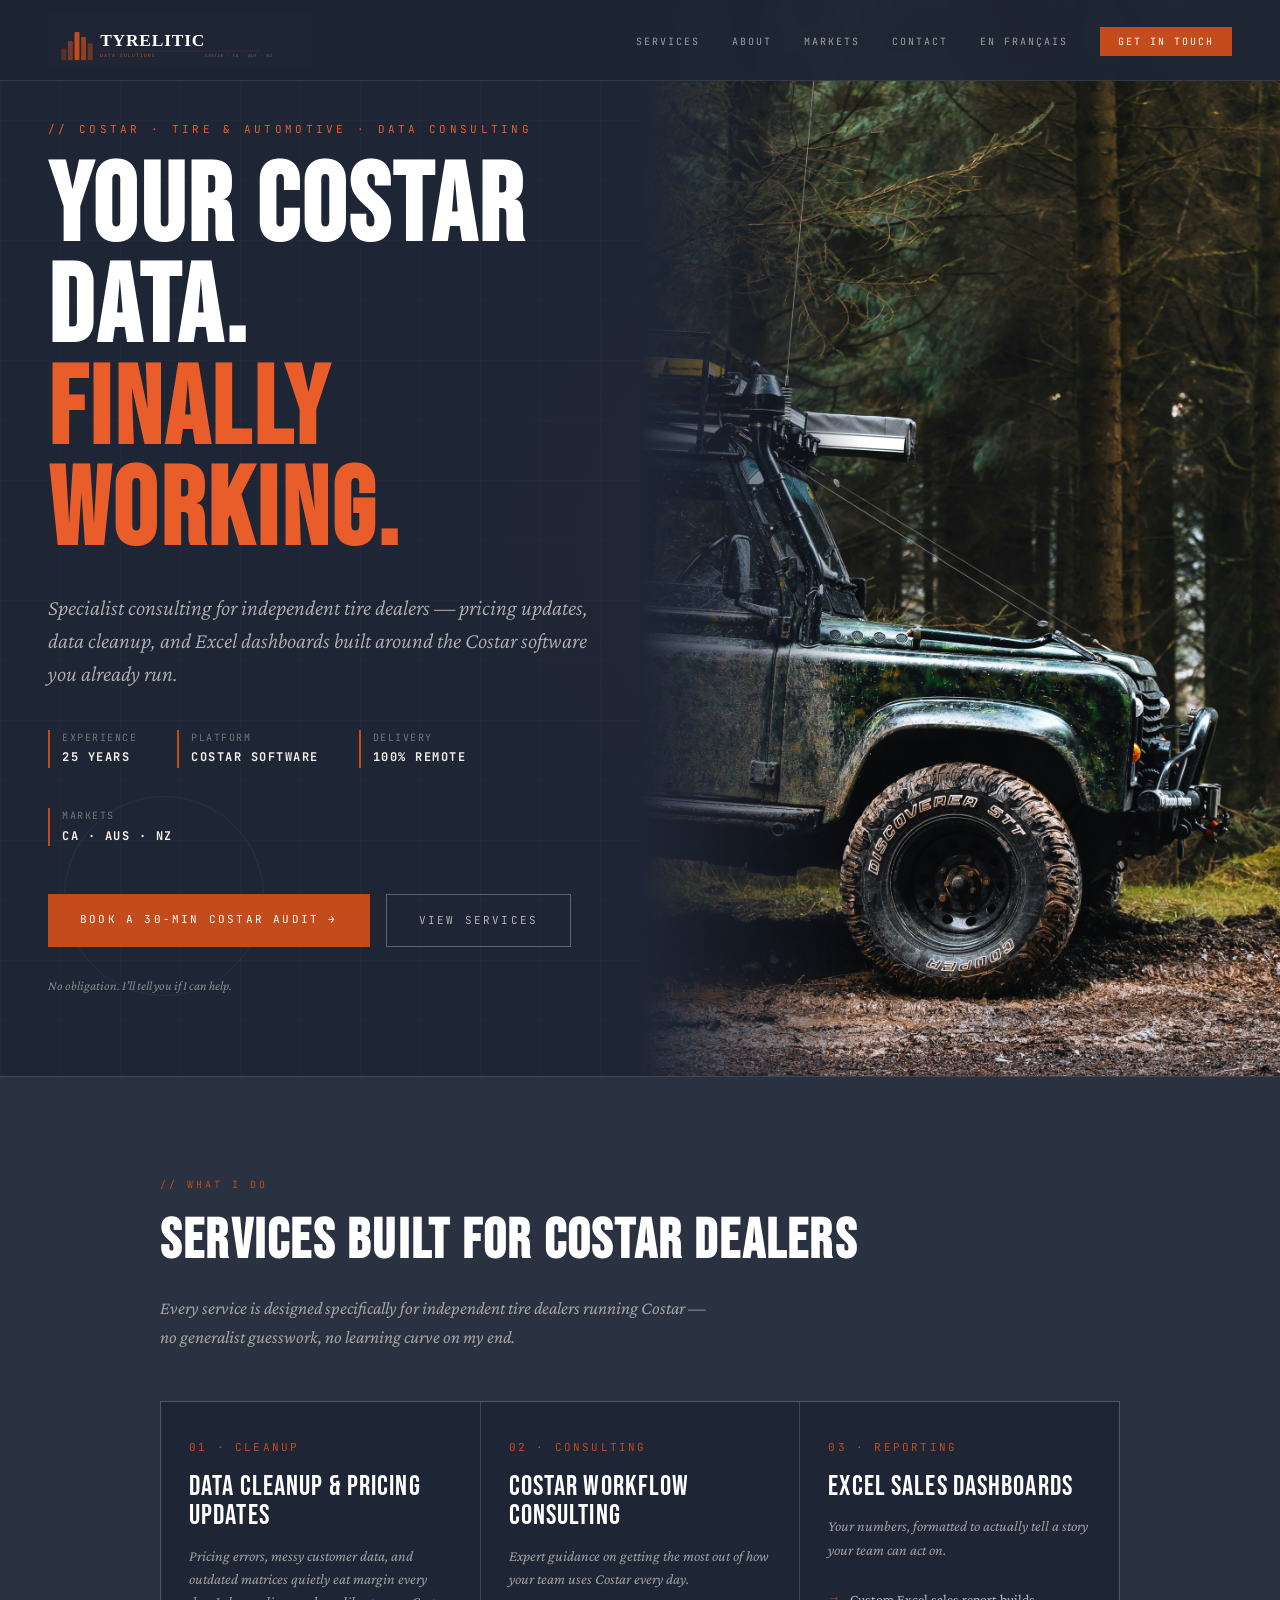
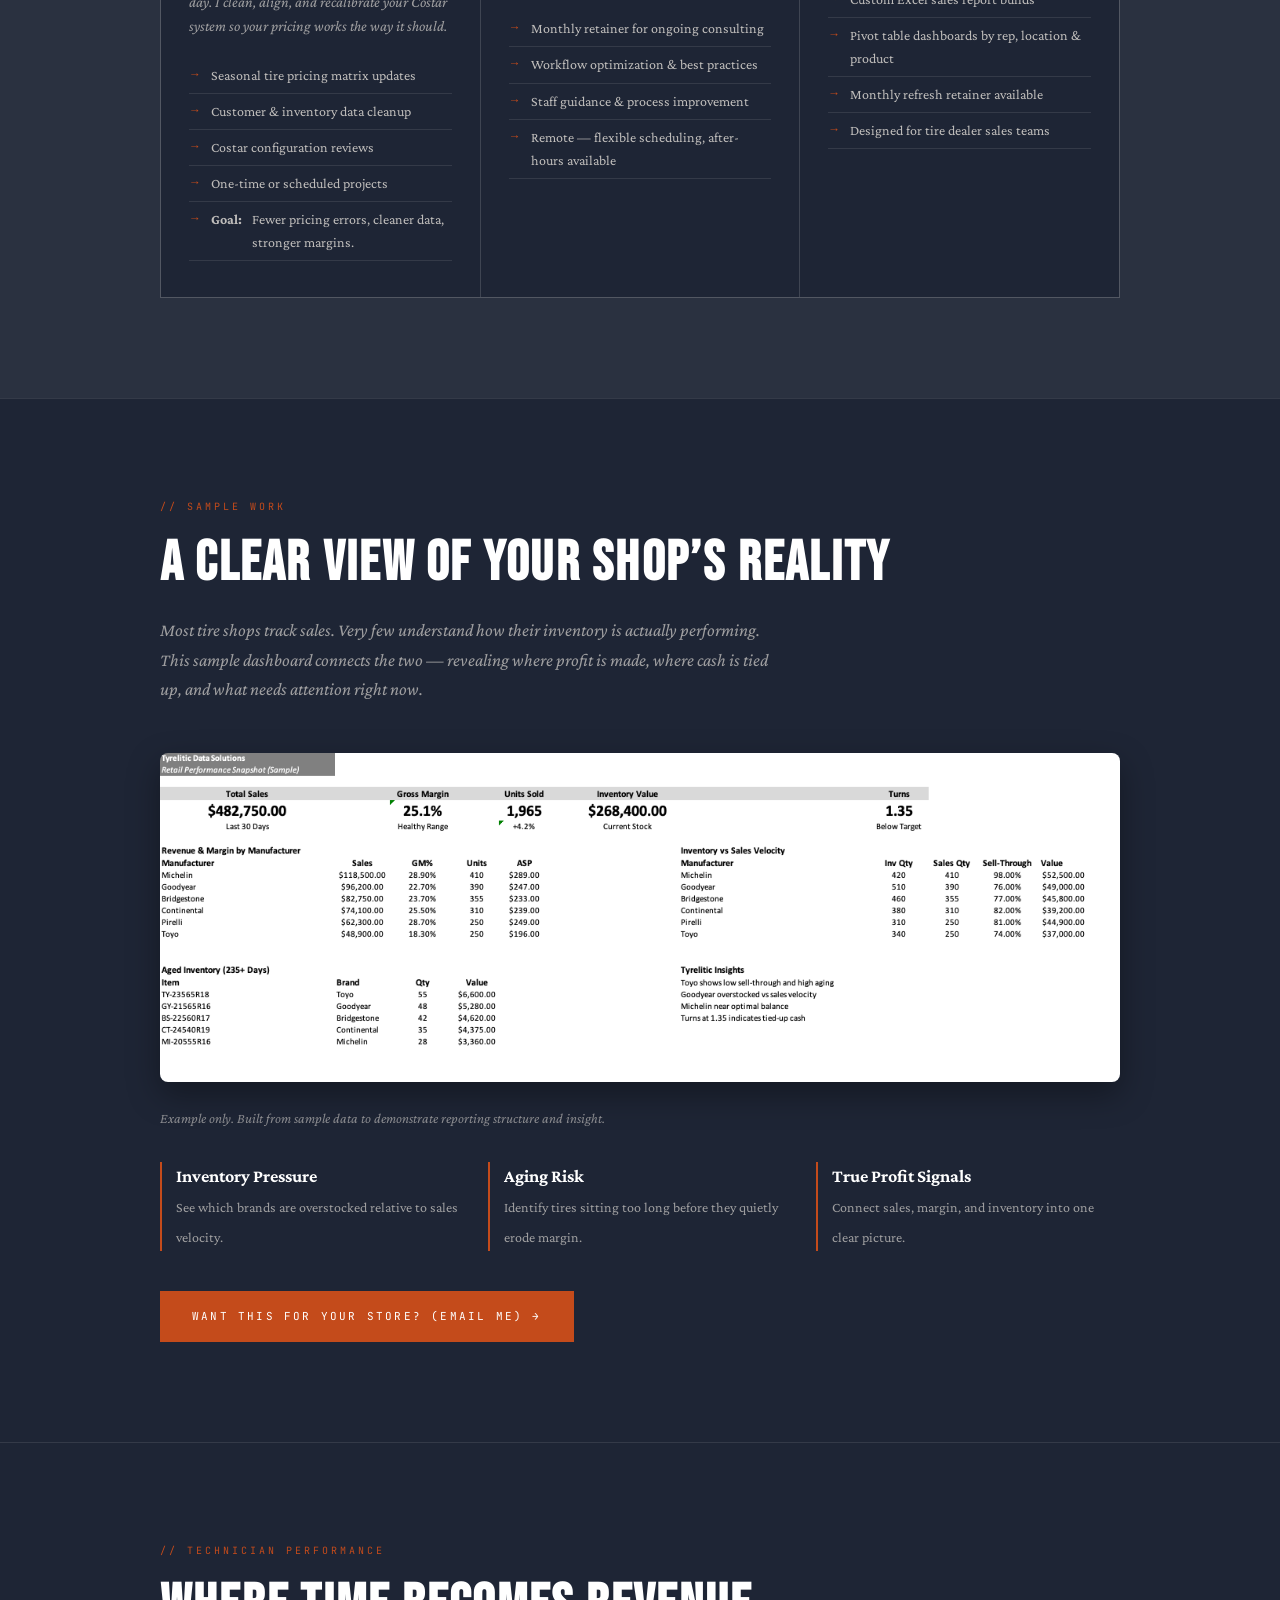
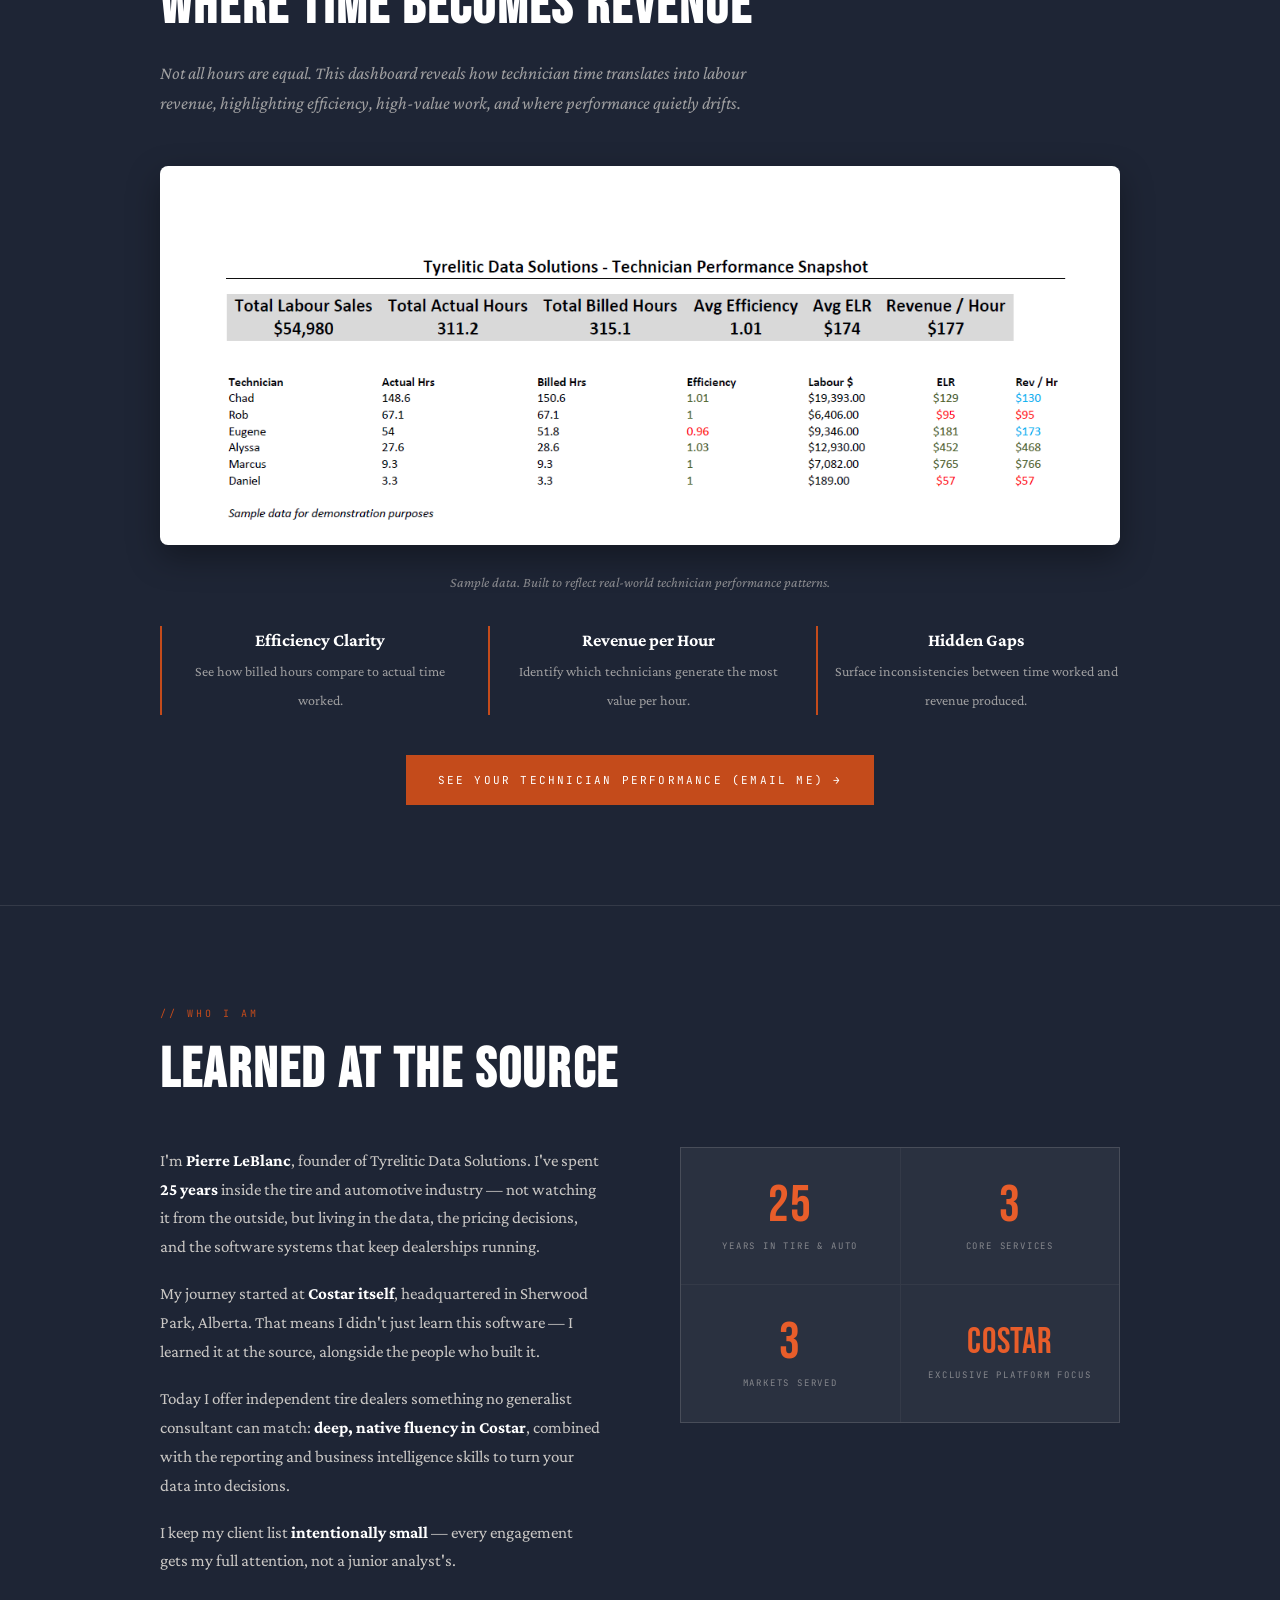
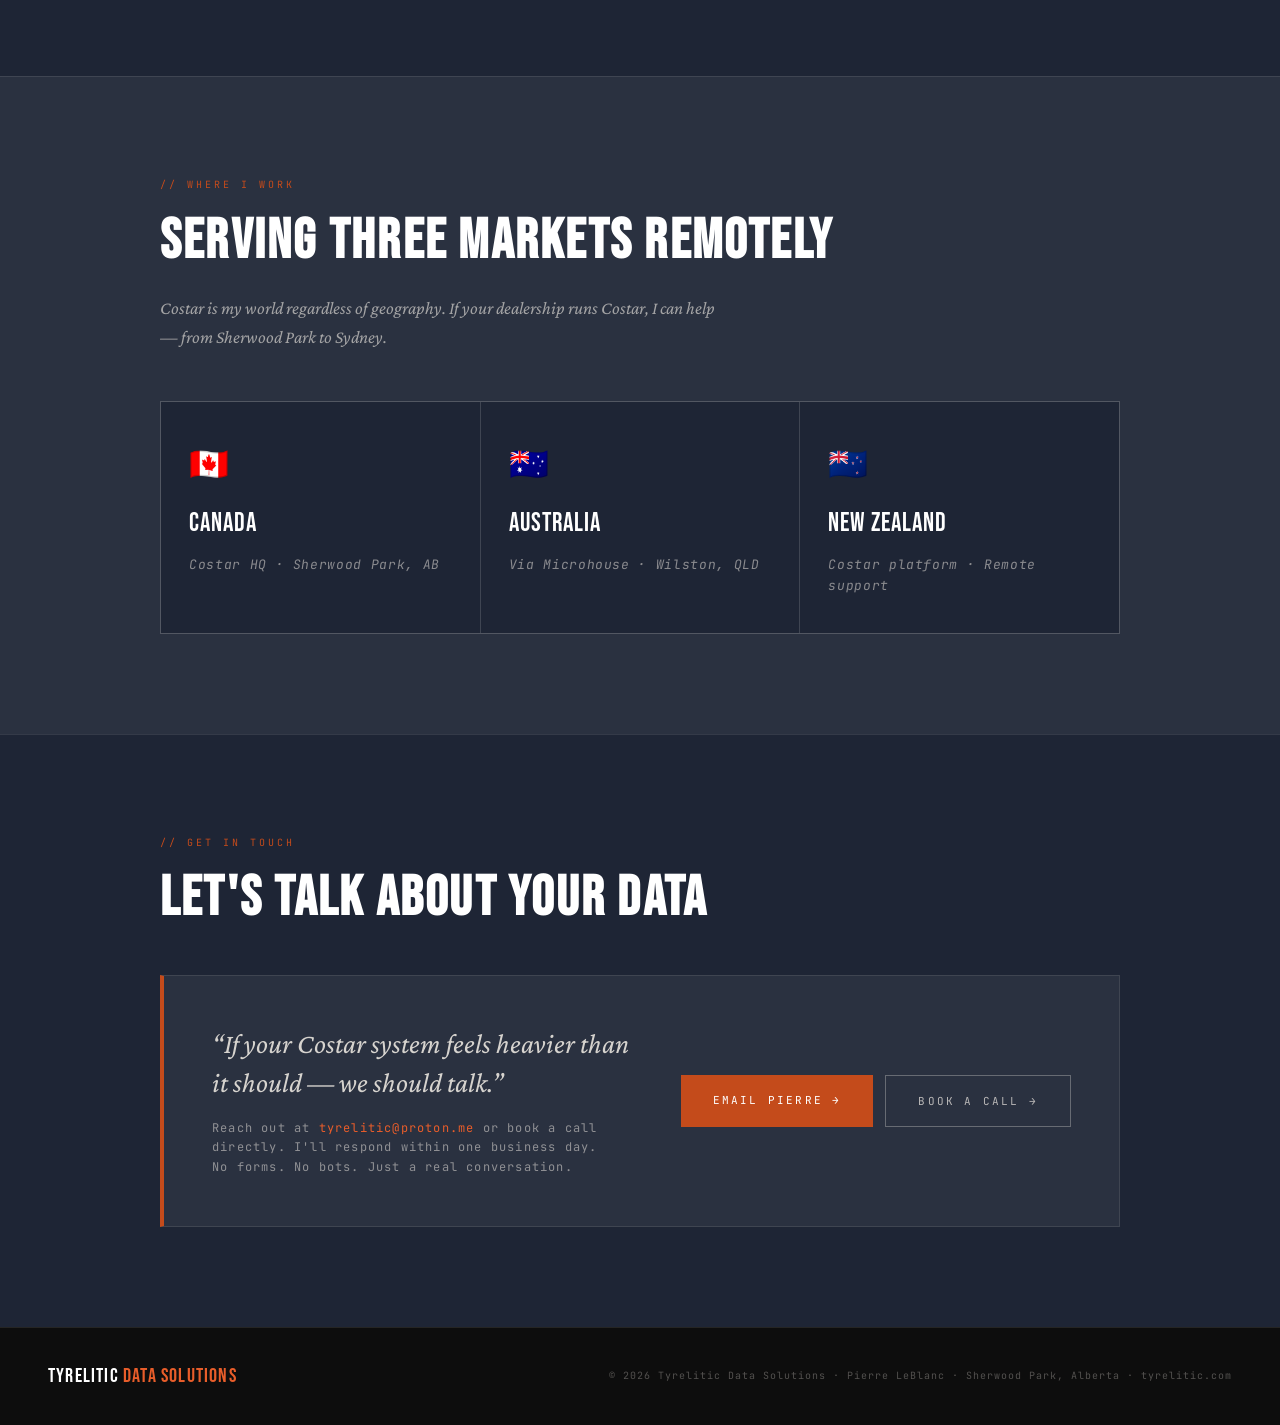
<file: index.html>
<!DOCTYPE html>
<html lang="en">
<head>
<meta charset="UTF-8">
<meta name="viewport" content="width=device-width, initial-scale=1.0">

<!-- Primary SEO -->
<title>Tyrelitic Data Solutions | Costar Tire Dealer Consultant — Canada, Australia, New Zealand</title>
<meta name="description" content="Expert Costar software consulting for independent tire dealers. Pricing updates, data cleanup, Excel dashboards. Serving dealers across Canada, Australia (via Microhouse), and New Zealand. Remote. Flexible. 25 years of tire industry experience.">
<meta name="keywords" content="Costar software consultant, Costar tire dealer support, Costar pricing update, tire pricing matrix, Costar data cleanup, Microhouse tire software, independent tire dealer consultant, tire dealer Excel reporting, tire dealer, Costar workflow consulting, tire dealer data solutions, Costar Canada, Costar Australia, Costar New Zealand, Microhouse Queensland, tire shop software support, automotive dealer data consulting">
<meta name="author" content="Pierre LeBlanc — Tyrelitic Data Solutions">
<meta name="robots" content="index, follow">
<link rel="canonical" href="https://tyrelitic.com">

<!-- Geographic targeting -->
<meta name="geo.region" content="CA-AB">
<meta name="geo.placename" content="Sherwood Park, Alberta, Canada">
<meta name="geo.region" content="AU-QLD">
<meta name="geo.region" content="NZ">

<!-- Open Graph (social sharing) -->
<meta property="og:type" content="website">
<meta property="og:url" content="https://tyrelitic.com">
<meta property="og:title" content="Tyrelitic Data Solutions | Costar Tire Dealer Consultant">
<meta property="og:description" content="Expert Costar software consulting for independent tire dealers across Canada, Australia, and New Zealand. Pricing updates, data cleanup, Excel dashboards.">
<meta property="og:image" content="https://tyrelitic.com/tyrelitic-logo-dark.svg">
<meta property="og:locale" content="en_CA">
<meta property="og:locale:alternate" content="fr_CA">

<!-- Twitter/X Card -->
<meta name="twitter:card" content="summary_large_image">
<meta name="twitter:title" content="Tyrelitic Data Solutions | Costar Tire Dealer Consultant">
<meta name="twitter:description" content="Expert Costar software consulting for independent tire dealers across Canada, Australia, and New Zealand.">

<!-- Schema.org structured data -->
<script type="application/ld+json">
{
  "@context": "https://schema.org",
  "@type": "ProfessionalService",
  "name": "Tyrelitic Data Solutions",
  "description": "Expert Costar software consulting for independent tire dealers. Pricing updates, data cleanup, Excel dashboards.",
  "url": "https://tyrelitic.com",
  "email": "tyrelitic@proton.me",
  "founder": {
    "@type": "Person",
    "name": "Pierre LeBlanc"
  },
  "address": {
    "@type": "PostalAddress",
    "addressLocality": "Sherwood Park",
    "addressRegion": "Alberta",
    "addressCountry": "CA"
  },
  "areaServed": ["CA", "AU", "NZ"],
  "serviceType": [
    "Costar Software Consulting",
    "Tire Dealer Data Cleanup",
    "Pricing Matrix Updates",
    "Excel Sales Dashboards"

  ],
  "knowsAbout": ["Costar Software", "Microhouse", "Tire Pricing", "Automotive Data", "Microsoft Excel"]
}
</script>
<link href="https://fonts.googleapis.com/css2?family=Bebas+Neue&family=Crimson+Pro:ital,wght@0,300;0,400;0,600;1,300;1,400;1,600&family=JetBrains+Mono:wght@300;400;500&display=swap" rel="stylesheet">
<link rel="stylesheet" href="styles.css">
</head>
<body>

<nav>
  <div class="nav-logo"><img src="tyrelitic-logo-dark.svg" alt="Tyrelitic Data Solutions"></div>
  <ul class="nav-links">
    <li><a href="#services">Services</a></li>
    <li><a href="#about">About</a></li>
    <li><a href="#markets">Markets</a></li>
    <li><a href="#contact">Contact</a></li>
    <li><a href="fr.html">En fran&ccedil;ais</a></li>
    <li><a href="mailto:tyrelitic@proton.me" class="nav-cta">Get in Touch</a></li>
  </ul>
</nav>

<!-- ENGLISH -->

<div class="hero" id="top">
  <div class="hero-bg"></div>
  <div class="hero-ring ring-1"></div>
  <div class="hero-ring ring-2"></div>
  <div class="hero-ring ring-3"></div>
  <div class="hero-inner">
    <div class="hero-left">
      <div class="hero-eyebrow">// Costar &middot; Tire &amp; Automotive &middot; Data Consulting</div>
      <h1 class="hero-title">Your Costar<br>Data.<br><span class="accent">Finally Working.</span></h1>
      <p class="hero-subtitle">Specialist consulting for independent tire dealers &mdash; pricing updates, data cleanup, and Excel dashboards built around the Costar software you already run.</p>
      <div class="hero-meta">
        <div class="hero-meta-item">Experience<strong>25 Years</strong></div>
        <div class="hero-meta-item">Platform<strong>Costar Software</strong></div>
        <div class="hero-meta-item">Delivery<strong>100% Remote</strong></div>
        <div class="hero-meta-item">Markets<strong>CA &middot; AUS &middot; NZ</strong></div>
      </div>
      <div class="hero-cta">
        <a href="mailto:tyrelitic@proton.me" class="btn-primary">Book a 30-Min Costar Audit &rarr;</a>
        <a href="#services" class="btn-secondary">View Services</a>
        <p class="cta-note">No obligation. I’ll tell you if I can help.</p>
      </div>
    </div>
    <div class="hero-right">
      <img src="hero.jpg" alt="Land Rover Defender with Cooper tires in forest">
      <div class="hero-photo-credit">Photo by <a href="https://unsplash.com/@theheadlinedesign" target="_blank">Thomas Tucker</a> on Unsplash</div>
    </div>
  </div>
</div>

<section id="services">
  <div class="section-inner">
    <div class="section-label">// What I Do</div>
    <h2 class="section-title">Services Built for Costar Dealers</h2>
    <p style="max-width:560px; color:rgba(245,240,232,0.6); font-style:italic;">Every service is designed specifically for independent tire dealers running Costar &mdash; no generalist guesswork, no learning curve on my end.</p>
    <div class="services-grid">
      <div class="service-card">
        <div class="service-icon">01 &middot; Cleanup</div>
        <div class="service-name">Data Cleanup &amp; Pricing Updates</div>
        <div class="service-desc">
Pricing errors, messy customer data, and outdated matrices quietly eat margin every day. I clean, align, and recalibrate your Costar system so your pricing works the way it should.
</div>
        <ul class="service-list">
          <li>Seasonal tire pricing matrix updates</li>
          <li>Customer &amp; inventory data cleanup</li>
          <li>Costar configuration reviews</li>
          <li>One-time or scheduled projects</li>
          <li><strong>Goal:</strong> Fewer pricing errors, cleaner data, stronger margins.</li>
        </ul>
      </div>
      <div class="service-card">
        <div class="service-icon">02 &middot; Consulting</div>
        <div class="service-name">Costar Workflow Consulting</div>
        <div class="service-desc">Expert guidance on getting the most out of how your team uses Costar every day.</div>
        <ul class="service-list">
          <li>Monthly retainer for ongoing consulting</li>
          <li>Workflow optimization &amp; best practices</li>
          <li>Staff guidance &amp; process improvement</li>
          <li>Remote &mdash; flexible scheduling, after-hours available</li>
        </ul>
      </div>
      <div class="service-card">
        <div class="service-icon">03 &middot; Reporting</div>
        <div class="service-name">Excel Sales Dashboards</div>
        <div class="service-desc">Your numbers, formatted to actually tell a story your team can act on.</div>
        <ul class="service-list">
          <li>Custom Excel sales report builds</li>
          <li>Pivot table dashboards by rep, location &amp; product</li>
          <li>Monthly refresh retainer available</li>
          <li>Designed for tire dealer sales teams</li>
        </ul>
      </div>
      <!--
<div class="service-card" style="background: linear-gradient(135deg, var(--steel-mid) 0%, rgba(196,75,27,0.12) 100%);">
  <div class="service-icon">04 &middot; Intelligence</div>
    <div class="service-desc">Real-time intelligence, connected directly to your Costar database.</div>
  <ul class="service-list">
    <li>Live Costar database connection</li>
    <li>Sales, inventory &amp; pricing dashboards</li>
    <li>Custom KPIs for your dealership</li>
    <li>Business intelligence, automated</li>
  </ul>
  <div class="coming-soon">Launching Spring 2026</div>
</div>
-->
    </div>
  </div>
</section>
<section id="sample">
  <div class="section-inner">
    <div class="section-label">// Sample Work</div>
    <h2 class="section-title">A Clear View of Your Shop’s Reality</h2>

    <p style="max-width:620px; color:rgba(245,240,232,0.6); font-style:italic;">
      Most tire shops track sales. Very few understand how their inventory is actually performing.
      This sample dashboard connects the two — revealing where profit is made, where cash is tied up,
      and what needs attention right now.
    </p>

  <div style="margin-top:48px; text-align:center;">
  <a href="RetailSnapshotSample.pdf" target="_blank">
    <img 
      src="RetailSnapshotSample.png" 
      alt="Tyrelitic Tire Dashboard Sample"
      style="max-width:100%; border-radius:8px; box-shadow:0 12px 32px rgba(0,0,0,0.35); transition: transform 0.2s;">
  </a>
</div>

    <p style="margin-top:16px; font-size:14px; color:rgba(245,240,232,0.5); font-style:italic;">
      Example only. Built from sample data to demonstrate reporting structure and insight.
    </p>

    <div style="margin-top:32px; display:grid; grid-template-columns:repeat(auto-fit, minmax(220px,1fr)); gap:24px;">
      
      <div style="border-left:2px solid var(--rust); padding-left:14px;">
        <strong style="color:#fff;">Inventory Pressure</strong><br>
        <span style="font-size:14px; color:rgba(245,240,232,0.6);">
          See which brands are overstocked relative to sales velocity.
        </span>
      </div>

      <div style="border-left:2px solid var(--rust); padding-left:14px;">
        <strong style="color:#fff;">Aging Risk</strong><br>
        <span style="font-size:14px; color:rgba(245,240,232,0.6);">
          Identify tires sitting too long before they quietly erode margin.
        </span>
      </div>

      <div style="border-left:2px solid var(--rust); padding-left:14px;">
        <strong style="color:#fff;">True Profit Signals</strong><br>
        <span style="font-size:14px; color:rgba(245,240,232,0.6);">
          Connect sales, margin, and inventory into one clear picture.
        </span>
      </div>

    </div>

    <div style="margin-top:40px;">
      <a href="mailto:tyrelitic@proton.me" class="btn-primary">
        Want This for Your Store? (Email me)  &rarr;
      </a>
    </div>

  </div>
</section>
  <section id="technicians">
  <div class="section-inner">
    <div class="section-label">// Technician Performance</div>
    <h2 class="section-title">Where Time Becomes Revenue</h2>

    <p style="max-width:620px; color:rgba(245,240,232,0.6); font-style:italic;">
      Not all hours are equal. This dashboard reveals how technician time translates into labour revenue,
      highlighting efficiency, high-value work, and where performance quietly drifts.
    </p>

     <div style="margin-top:48px; text-align:center;">
      <a href="Technician_Dashboard_Sample.pdf" target="_blank">
        <img 
          src="Technician_Dashboard_Sample.png" 
          alt="Technician Performance Dashboard"
          style="max-width:100%; border-radius:8px; box-shadow:0 12px 32px rgba(0,0,0,0.35);">
      </a> 
     
    <p style="margin-top:16px; font-size:14px; color:rgba(245,240,232,0.5); font-style:italic;">
      Sample data. Built to reflect real-world technician performance patterns.
    </p>

    <div style="margin-top:32px; display:grid; grid-template-columns:repeat(auto-fit, minmax(220px,1fr)); gap:24px;">
      
      <div style="border-left:2px solid var(--rust); padding-left:14px;">
        <strong style="color:#fff;">Efficiency Clarity</strong><br>
        <span style="font-size:14px; color:rgba(245,240,232,0.6);">
          See how billed hours compare to actual time worked.
        </span>
      </div>

      <div style="border-left:2px solid var(--rust); padding-left:14px;">
        <strong style="color:#fff;">Revenue per Hour</strong><br>
        <span style="font-size:14px; color:rgba(245,240,232,0.6);">
          Identify which technicians generate the most value per hour.
        </span>
      </div>

      <div style="border-left:2px solid var(--rust); padding-left:14px;">
        <strong style="color:#fff;">Hidden Gaps</strong><br>
        <span style="font-size:14px; color:rgba(245,240,232,0.6);">
          Surface inconsistencies between time worked and revenue produced.
        </span>
      </div>

    </div>

    <div style="margin-top:40px;">
      <a href="mailto:tyrelitic@proton.me" class="btn-primary">
        See Your Technician Performance (Email me) &rarr;
      </a>
    </div>

  </div>
</section>
<section id="about">
  <div class="section-inner">
    <div class="section-label">// Who I Am</div>
    <h2 class="section-title">Learned at the Source</h2>
    <div class="about-grid">
      <div class="about-text">
        <p>I&#39;m <strong>Pierre LeBlanc</strong>, founder of Tyrelitic Data Solutions. I&#39;ve spent <strong>25 years</strong> inside the tire and automotive industry &mdash; not watching it from the outside, but living in the data, the pricing decisions, and the software systems that keep dealerships running.</p>
        <p>My journey started at <strong>Costar itself</strong>, headquartered in Sherwood Park, Alberta. That means I didn&#39;t just learn this software &mdash; I learned it at the source, alongside the people who built it.</p>
        <p>Today I offer independent tire dealers something no generalist consultant can match: <strong>deep, native fluency in Costar</strong>, combined with the reporting and business intelligence skills to turn your data into decisions.</p>
        <p>I keep my client list <strong>intentionally small</strong> &mdash; every engagement gets my full attention, not a junior analyst&#39;s.</p>
      </div>
      <div class="about-stats">
        <div class="stat-box"><div class="stat-number">25</div><div class="stat-label">Years in Tire &amp; Auto</div></div>
        <div class="stat-box"><div class="stat-number">3</div><div class="stat-label">Core Services</div></div>
        <div class="stat-box"><div class="stat-number">3</div><div class="stat-label">Markets Served</div></div>
        <div class="stat-box"><div class="stat-number" style="font-size:36px;padding-top:8px;">Costar</div><div class="stat-label">Exclusive Platform Focus</div></div>
      </div>
    </div>
  </div>
</section>

<section id="markets">
  <div class="section-inner">
    <div class="section-label">// Where I Work</div>
    <h2 class="section-title">Serving Three Markets Remotely</h2>
    <p style="max-width:560px; color:rgba(245,240,232,0.6); font-style:italic;">Costar is my world regardless of geography. If your dealership runs Costar, I can help &mdash; from Sherwood Park to Sydney.</p>
    <div class="markets-row">
      <div class="market-card"><div class="market-flag">&#127464;&#127462;</div><div class="market-name">Canada</div><div class="market-note">Costar HQ &middot; Sherwood Park, AB</div></div>
      <div class="market-card"><div class="market-flag">&#127462;&#127482;</div><div class="market-name">Australia</div><div class="market-note">Via Microhouse &middot; Wilston, QLD</div></div>
      <div class="market-card"><div class="market-flag">&#127475;&#127487;</div><div class="market-name">New Zealand</div><div class="market-note">Costar platform &middot; Remote support</div></div>
    </div>
  </div>
</section>

<section id="contact">
  <div class="section-inner">
    <div class="section-label">// Get in Touch</div>
    <h2 class="section-title">Let&#39;s Talk About Your Data</h2>
    <div class="contact-box">
      <div>
        <p class="contact-lead">&ldquo;If your Costar system feels heavier than it should &mdash; we should talk.&rdquo;</p>
        <p class="contact-detail">Reach out at <a href="mailto:tyrelitic@proton.me">tyrelitic@proton.me</a> or book a call directly. I&#39;ll respond within one business day.<br>No forms. No bots. Just a real conversation.</p>
      </div>
      <div class="contact-buttons">
        <a href="mailto:tyrelitic@proton.me" class="btn-primary" style="white-space:nowrap;">Email Pierre &rarr;</a>
        <a href="https://calendar.proton.me/bookings#vPKWCAFpTAHfR4FjWbgsDrqKMrx75NHlermlY7PmTB0=" target="_blank" class="btn-secondary" style="white-space:nowrap;">Book a Call &rarr;</a>
      </div>
    </div>
  </div>
</section>
<!-- French was Deleted -->
<footer>
  <div class="footer-logo">Tyrelitic <span>Data Solutions</span></div>
  <div class="footer-copy">&copy; 2026 Tyrelitic Data Solutions &middot; Pierre LeBlanc &middot; Sherwood Park, Alberta &middot; tyrelitic.com</div>
</footer>

</body>
</html>
</file>
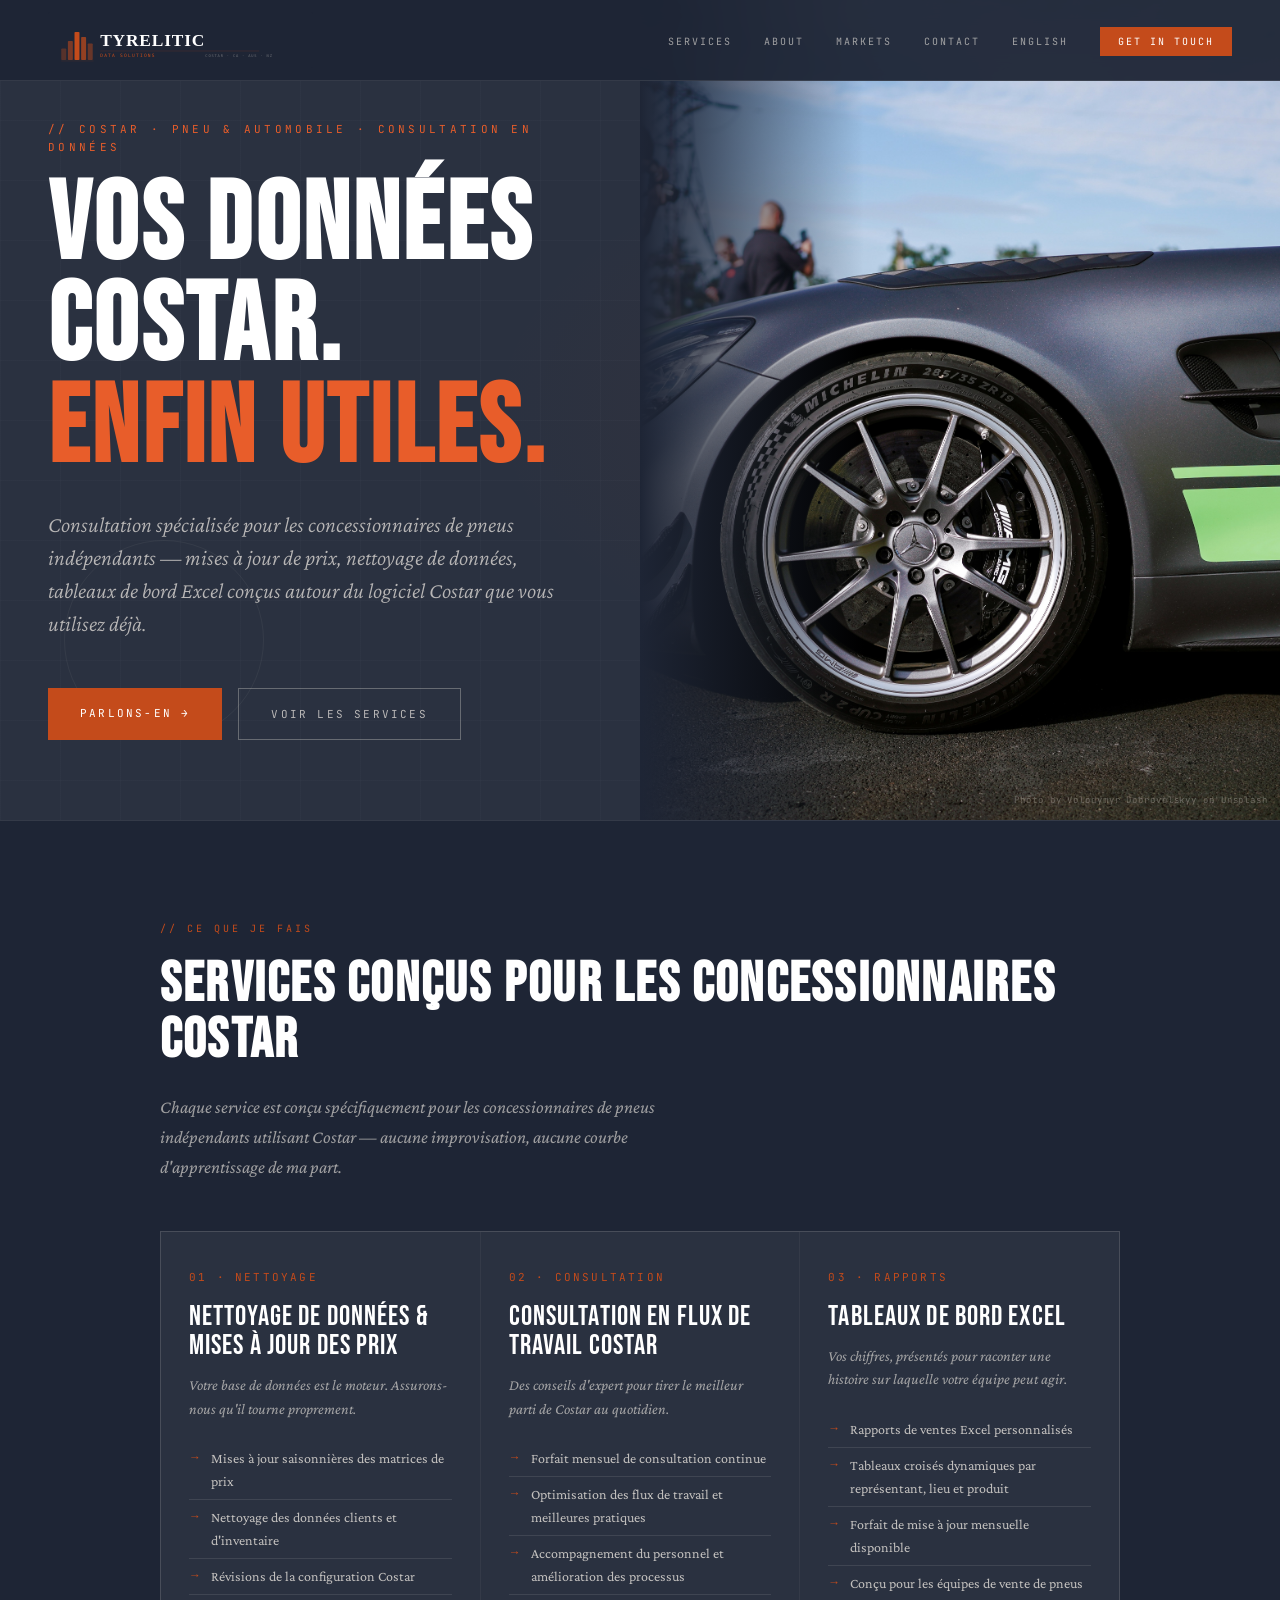
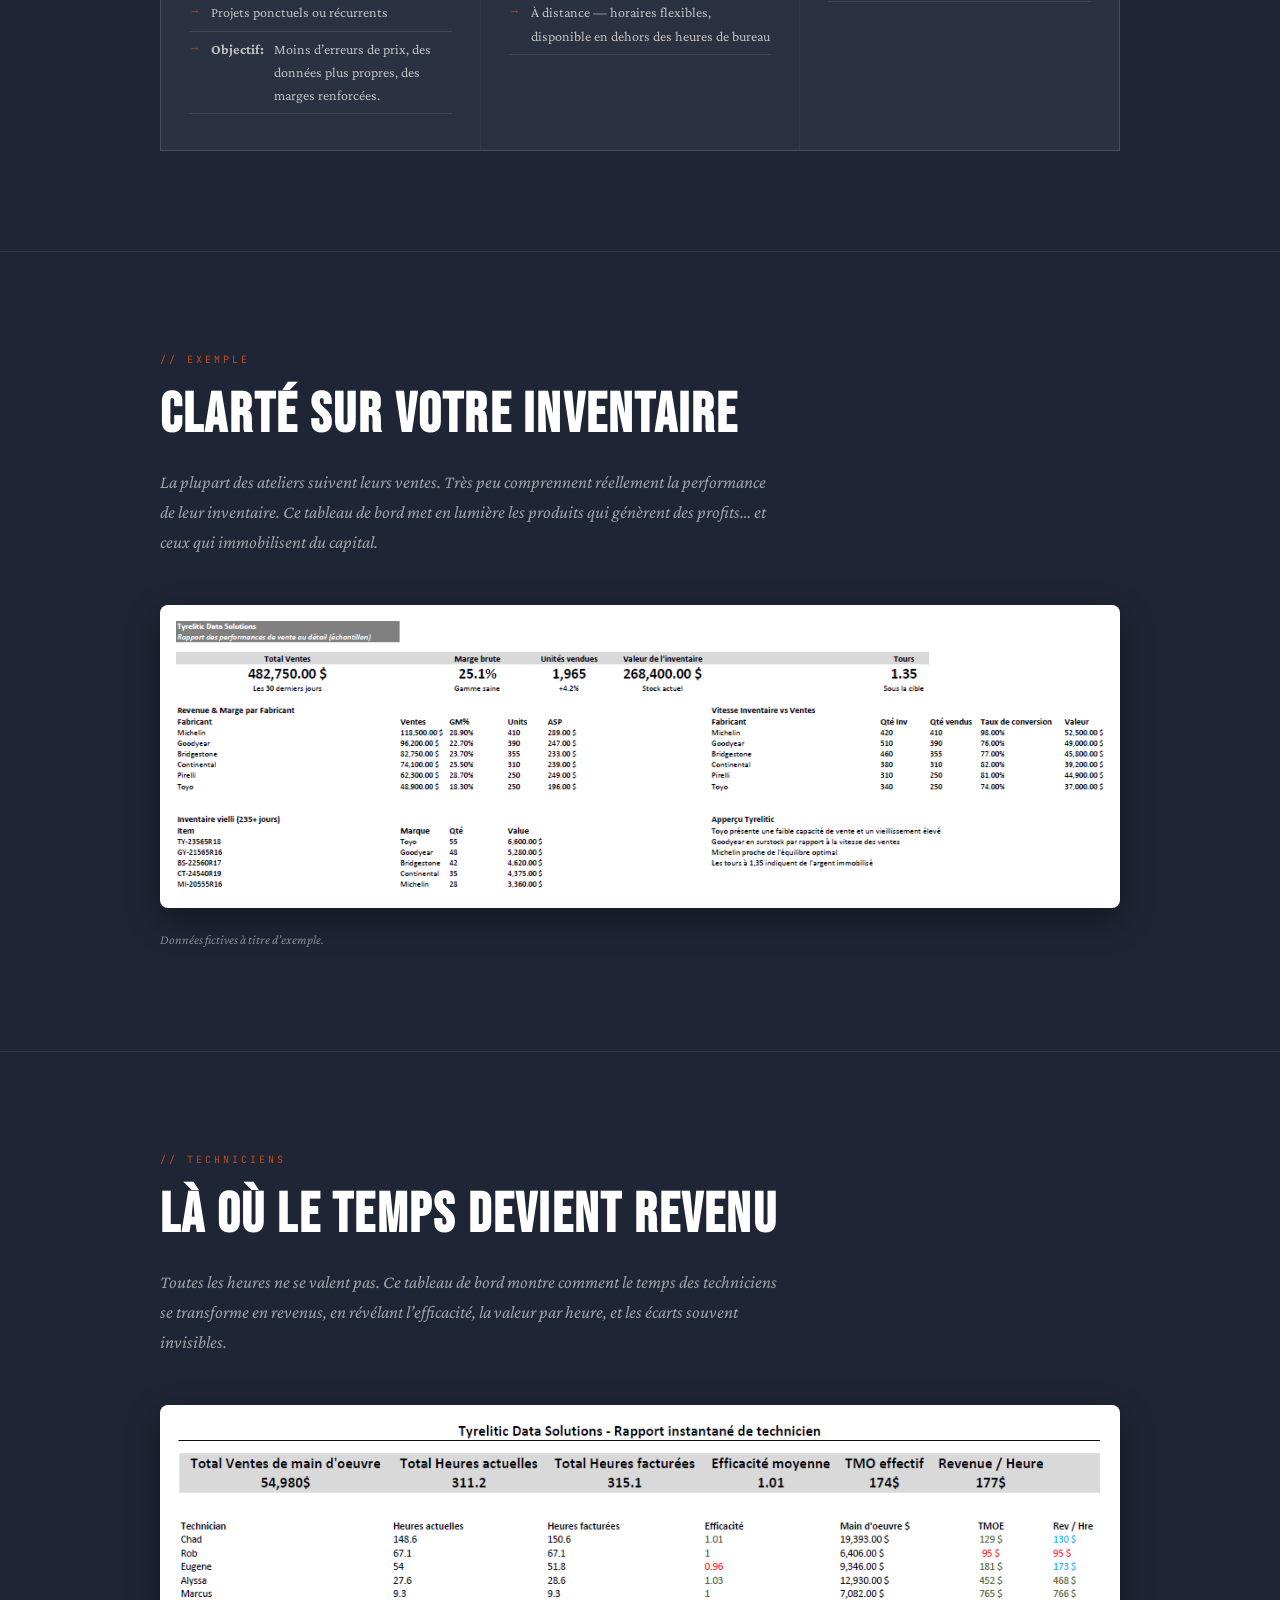
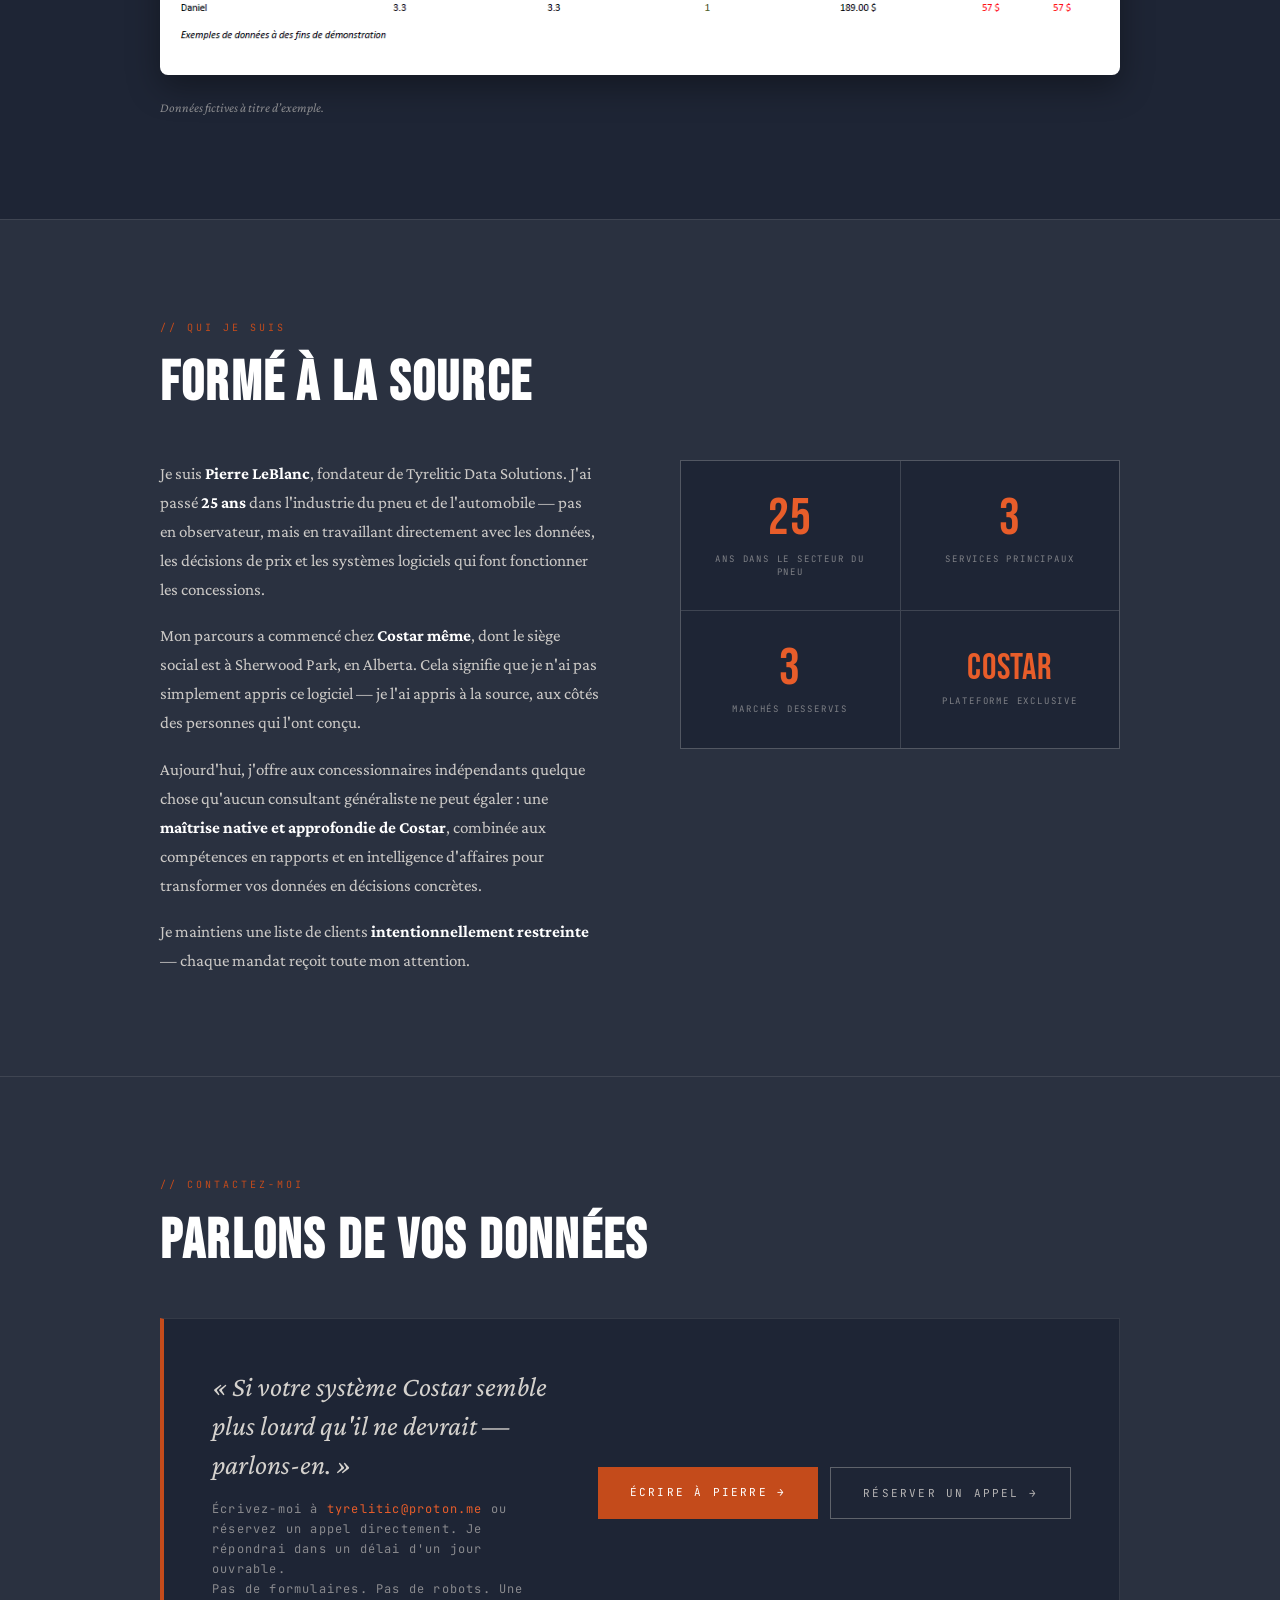
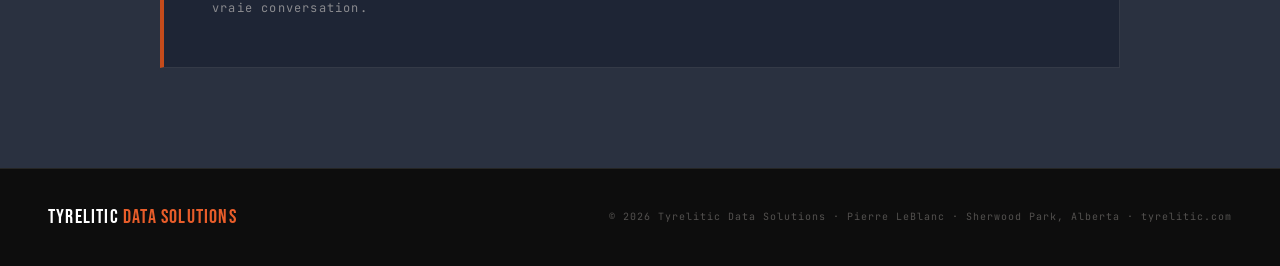
<file: fr.html>
<!DOCTYPE html>
<html lang="en">
<head>
<meta charset="UTF-8">
<meta name="viewport" content="width=device-width, initial-scale=1.0">

<!-- Primary SEO -->
<title>Tyrelitic Data Solutions | Costar Tire Dealer Consultant — Canada, Australia, New Zealand</title>
<meta name="description" content="Expert Costar software consulting for independent tire dealers. Pricing updates, data cleanup, Excel dashboards. Serving dealers across Canada, Australia (via Microhouse), and New Zealand. Remote. Flexible. 25 years of tire industry experience.">
<meta name="keywords" content="Costar software consultant, Costar tire dealer support, Costar pricing update, tire pricing matrix, Costar data cleanup, Microhouse tire software, independent tire dealer consultant, tire dealer Excel reporting, tire dealer, Costar workflow consulting, tire dealer data solutions, Costar Canada, Costar Australia, Costar New Zealand, Microhouse Queensland, tire shop software support, automotive dealer data consulting">
<meta name="author" content="Pierre LeBlanc — Tyrelitic Data Solutions">
<meta name="robots" content="index, follow">
<link rel="canonical" href="https://tyrelitic.com">

<!-- Geographic targeting -->
<meta name="geo.region" content="CA-AB">
<meta name="geo.placename" content="Sherwood Park, Alberta, Canada">
<meta name="geo.region" content="AU-QLD">
<meta name="geo.region" content="NZ">

<!-- Open Graph (social sharing) -->
<meta property="og:type" content="website">
<meta property="og:url" content="https://tyrelitic.com">
<meta property="og:title" content="Tyrelitic Data Solutions | Costar Tire Dealer Consultant">
<meta property="og:description" content="Expert Costar software consulting for independent tire dealers across Canada, Australia, and New Zealand. Pricing updates, data cleanup, Excel dashboards.">
<meta property="og:image" content="https://tyrelitic.com/tyrelitic-logo-dark.svg">
<meta property="og:locale" content="en_CA">
<meta property="og:locale:alternate" content="fr_CA">

<!-- Twitter/X Card -->
<meta name="twitter:card" content="summary_large_image">
<meta name="twitter:title" content="Tyrelitic Data Solutions | Costar Tire Dealer Consultant">
<meta name="twitter:description" content="Expert Costar software consulting for independent tire dealers across Canada, Australia, and New Zealand.">

<!-- Schema.org structured data -->
<script type="application/ld+json">
{
  "@context": "https://schema.org",
  "@type": "ProfessionalService",
  "name": "Tyrelitic Data Solutions",
  "description": "Expert Costar software consulting for independent tire dealers. Pricing updates, data cleanup, Excel dashboards.",
  "url": "https://tyrelitic.com",
  "email": "tyrelitic@proton.me",
  "founder": {
    "@type": "Person",
    "name": "Pierre LeBlanc"
  },
  "address": {
    "@type": "PostalAddress",
    "addressLocality": "Sherwood Park",
    "addressRegion": "Alberta",
    "addressCountry": "CA"
  },
  "areaServed": ["CA", "AU", "NZ"],
  "serviceType": [
    "Costar Software Consulting",
    "Tire Dealer Data Cleanup",
    "Pricing Matrix Updates",
    "Excel Sales Dashboards",
  ],
  "knowsAbout": ["Costar Software", "Microhouse", "Tire Pricing", "Automotive Data",  "Microsoft Excel"]
}
</script>
<link href="https://fonts.googleapis.com/css2?family=Bebas+Neue&family=Crimson+Pro:ital,wght@0,300;0,400;0,600;1,300;1,400;1,600&family=JetBrains+Mono:wght@300;400;500&display=swap" rel="stylesheet">
<style>
  :root {
    --ink: #0d0d0d;
    --rust: #c44b1b;
    --rust-light: #e85d2a;
    --steel: #1e2535;
    --steel-mid: #2a3140;
    --steel-light: #3a4255;
    --cream: #f5f0e8;
    --divider: rgba(245,240,232,0.1);
  }
  * { margin: 0; padding: 0; box-sizing: border-box; }
  html { scroll-behavior: smooth; }
  body { background: var(--steel); color: var(--cream); font-family: 'Crimson Pro', Georgia, serif; font-size: 18px; line-height: 1.65; overflow-x: hidden; }

  /* NAV */
  nav { position: fixed; top: 0; left: 0; right: 0; z-index: 100; display: flex; justify-content: space-between; align-items: center; padding: 12px 48px; background: rgba(30,37,53,0.95); backdrop-filter: blur(12px); border-bottom: 1px solid var(--divider); }
  .nav-logo img { height: 56px; width: auto; display: block; }
  .nav-links { display: flex; gap: 32px; list-style: none; }
  .nav-links a { font-family: 'JetBrains Mono', monospace; font-size: 10px; letter-spacing: 0.2em; text-transform: uppercase; color: rgba(245,240,232,0.6); text-decoration: none; transition: color 0.2s; }
  .nav-links a:hover { color: var(--rust-light); }
  .nav-cta { color: #fff !important; background: var(--rust); padding: 8px 18px; transition: background 0.2s !important; }
  .nav-cta:hover { background: var(--rust-light) !important; }
  @media (max-width: 680px) { nav { padding: 12px 24px; } .nav-links { display: none; } }

  /* HERO */
  .hero { min-height: 100vh; position: relative; overflow: hidden; display: flex; flex-direction: column; }
  .hero-bg { position: absolute; inset: 0; background: radial-gradient(ellipse 60% 50% at 80% 50%, rgba(196,75,27,0.08) 0%, transparent 70%); }
  .hero-bg::after { content: ''; position: absolute; inset: 0; background-image: linear-gradient(rgba(245,240,232,0.02) 1px, transparent 1px), linear-gradient(90deg, rgba(245,240,232,0.02) 1px, transparent 1px); background-size: 60px 60px; }
  .hero-ring { position: absolute; border-radius: 50%; border: 1px solid rgba(196,75,27,0.15); pointer-events: none; }
  .ring-1 { width: 500px; height: 500px; top: -100px; right: -100px; }
  .ring-2 { width: 300px; height: 300px; top: 50px; right: 50px; border-color: rgba(196,75,27,0.08); }
  .ring-3 { width: 200px; height: 200px; bottom: 80px; left: 5%; border-color: rgba(245,240,232,0.05); }
  .hero-inner { display: grid; grid-template-columns: 1fr 1fr; flex: 1; position: relative; z-index: 1; }
  .hero-left { display: flex; flex-direction: column; justify-content: center; padding: 120px 48px 80px; }
  .hero-right { position: relative; overflow: hidden; min-height: 500px; }
  .hero-right img { width: 100%; height: 100%; object-fit: cover; object-position: center center; display: block; }
  .hero-right::before { content: ''; position: absolute; inset: 0; background: linear-gradient(to right, var(--steel) 0%, transparent 35%); z-index: 1; }
  .hero-photo-credit { position: absolute; bottom: 12px; right: 12px; font-family: 'JetBrains Mono', monospace; font-size: 9px; letter-spacing: 0.1em; color: rgba(245,240,232,0.3); z-index: 2; }
  .hero-photo-credit a { color: rgba(245,240,232,0.3); text-decoration: none; }
  .hero-photo-credit a:hover { color: rgba(245,240,232,0.6); }
  @media (max-width: 768px) { .hero-inner { grid-template-columns: 1fr; } .hero-right { min-height: 280px; } .hero-left { padding: 100px 24px 48px; } }
  .hero-eyebrow { font-family: 'JetBrains Mono', monospace; font-size: 11px; letter-spacing: 0.3em; text-transform: uppercase; color: var(--rust-light); margin-bottom: 20px; opacity: 0; animation: fadeUp 0.8s ease forwards 0.2s; }
  .hero-title { font-family: 'Bebas Neue', sans-serif; font-size: clamp(56px, 10vw, 110px); line-height: 0.92; letter-spacing: 0.03em; color: #fff; opacity: 0; animation: fadeUp 0.8s ease forwards 0.4s; }
  .hero-title .accent { color: var(--rust-light); }
  .hero-subtitle { margin-top: 28px; font-size: clamp(18px, 2.5vw, 22px); font-style: italic; font-weight: 300; color: rgba(245,240,232,0.7); max-width: 540px; line-height: 1.5; opacity: 0; animation: fadeUp 0.8s ease forwards 0.6s; }
  .hero-meta { margin-top: 40px; display: flex; gap: 40px; flex-wrap: wrap; opacity: 0; animation: fadeUp 0.8s ease forwards 0.8s; }
  .hero-meta-item { font-family: 'JetBrains Mono', monospace; font-size: 10px; letter-spacing: 0.15em; text-transform: uppercase; color: rgba(245,240,232,0.4); border-left: 2px solid var(--rust); padding-left: 12px; }
  .hero-meta-item strong { display: block; font-size: 12px; color: var(--cream); margin-top: 2px; }
  .hero-cta { margin-top: 48px; display: flex; gap: 16px; flex-wrap: wrap; opacity: 0; animation: fadeUp 0.8s ease forwards 1s; }

  /* BUTTONS */
  .btn-primary { font-family: 'JetBrains Mono', monospace; font-size: 11px; letter-spacing: 0.2em; text-transform: uppercase; background: var(--rust); color: #fff; padding: 16px 32px; text-decoration: none; transition: background 0.2s, transform 0.2s; display: inline-block; }
  .btn-primary:hover { background: var(--rust-light); transform: translateY(-2px); }
  .btn-secondary { font-family: 'JetBrains Mono', monospace; font-size: 11px; letter-spacing: 0.2em; text-transform: uppercase; border: 1px solid rgba(245,240,232,0.3); color: rgba(245,240,232,0.7); padding: 16px 32px; text-decoration: none; transition: border-color 0.2s, color 0.2s; display: inline-block; }
  .btn-secondary:hover { border-color: var(--rust-light); color: var(--rust-light); }
  .cta-note {
  flex-basis: 100%;
  margin-top: 12px;
  font-size: 13px;
  font-style: italic;
  color: rgba(245,240,232,0.5);
  font-family: 'Crimson Pro', serif;
}

  /* SECTIONS */
  section { padding: 100px 48px; border-top: 1px solid var(--divider); position: relative; }
  @media (max-width: 680px) { section { padding: 72px 24px; } }
  .section-inner { max-width: 960px; margin: 0 auto; }
  .section-label { font-family: 'JetBrains Mono', monospace; font-size: 10px; letter-spacing: 0.3em; text-transform: uppercase; color: var(--rust); margin-bottom: 20px; }
  .section-title { font-family: 'Bebas Neue', sans-serif; font-size: clamp(36px, 5vw, 56px); letter-spacing: 0.04em; color: #fff; line-height: 1; margin-bottom: 24px; }

  /* SERVICES */
  #services { background: var(--steel-mid); }
  #fr-services { background: var(--steel); }
  .services-grid { display: grid; grid-template-columns: repeat(auto-fit, minmax(220px, 1fr)); gap: 1px; background: var(--divider); margin-top: 48px; border: 1px solid var(--divider); }
  .service-card { background: var(--steel); padding: 36px 28px; transition: background 0.25s; position: relative; overflow: hidden; }
  #fr-services .service-card { background: var(--steel-mid); }
  .service-card::before { content: ''; position: absolute; top: 0; left: 0; right: 0; height: 2px; background: var(--rust); transform: scaleX(0); transform-origin: left; transition: transform 0.3s ease; }
  .service-card:hover { background: var(--steel-light); }
  .service-card:hover::before { transform: scaleX(1); }
  .service-icon { font-family: 'JetBrains Mono', monospace; font-size: 11px; letter-spacing: 0.2em; color: var(--rust); margin-bottom: 16px; text-transform: uppercase; }
  .service-name { font-family: 'Bebas Neue', sans-serif; font-size: 28px; letter-spacing: 0.04em; color: #fff; line-height: 1.05; margin-bottom: 14px; }
  .service-desc { font-size: 15px; color: rgba(245,240,232,0.6); font-style: italic; line-height: 1.55; margin-bottom: 20px; }
  .service-list { list-style: none; }
  .service-list li { font-size: 14px; color: rgba(245,240,232,0.75); padding: 6px 0; border-bottom: 1px solid var(--divider); display: flex; gap: 10px; align-items: flex-start; }
  .service-list li::before { content: '→'; color: var(--rust); flex-shrink: 0; margin-top: 1px; font-size: 12px; }
  .coming-soon { display: inline-block; margin-top: 16px; font-family: 'JetBrains Mono', monospace; font-size: 9px; letter-spacing: 0.2em; text-transform: uppercase; color: var(--rust-light); border: 1px solid var(--rust); padding: 4px 10px; }

  
  /* ABOUT */
  #about { background: var(--steel); }
  #fr-about { background: var(--steel-mid); }
  .about-grid { display: grid; grid-template-columns: 1fr 1fr; gap: 80px; margin-top: 48px; align-items: start; }
  @media (max-width: 768px) { .about-grid { grid-template-columns: 1fr; gap: 40px; } }
  .about-text p { font-size: 17px; color: rgba(245,240,232,0.8); margin-bottom: 18px; line-height: 1.7; }
  .about-text p:last-child { margin-bottom: 0; }
  .about-text strong { color: #fff; }
  .about-stats { display: grid; grid-template-columns: 1fr 1fr; gap: 1px; background: var(--divider); border: 1px solid var(--divider); height: fit-content; }
  .stat-box { background: var(--steel-mid); padding: 32px 24px; text-align: center; }
  #fr-about .stat-box { background: var(--steel); }
  .stat-number { font-family: 'Bebas Neue', sans-serif; font-size: 52px; color: var(--rust-light); line-height: 1; letter-spacing: 0.02em; }
  .stat-label { font-family: 'JetBrains Mono', monospace; font-size: 9px; letter-spacing: 0.2em; text-transform: uppercase; color: rgba(245,240,232,0.45); margin-top: 8px; line-height: 1.4; }

  /* MARKETS */
  #markets { background: var(--steel-mid); }
  .markets-row { display: flex; gap: 1px; background: var(--divider); border: 1px solid var(--divider); margin-top: 48px; flex-wrap: wrap; }
  .market-card { flex: 1; min-width: 200px; background: var(--steel); padding: 36px 28px; transition: background 0.2s; }
  .market-card:hover { background: var(--steel-light); }
  .market-flag { font-size: 32px; margin-bottom: 12px; }
  .market-name { font-family: 'Bebas Neue', sans-serif; font-size: 26px; letter-spacing: 0.04em; color: #fff; margin-bottom: 8px; }
  .market-note { font-size: 13px; color: rgba(245,240,232,0.5); font-style: italic; font-family: 'JetBrains Mono', monospace; letter-spacing: 0.05em; }

  /* CONTACT */
  #contact { background: var(--steel); }
  #fr-contact { background: var(--steel-mid); }
  .contact-box { margin-top: 48px; border: 1px solid var(--divider); border-left: 4px solid var(--rust); padding: 48px; background: var(--steel-mid); display: grid; grid-template-columns: 1fr auto; gap: 48px; align-items: center; }
  #fr-contact .contact-box { background: var(--steel); }
  @media (max-width: 680px) { .contact-box { grid-template-columns: 1fr; padding: 32px 24px; } }
  .contact-lead { font-size: clamp(20px, 3vw, 28px); font-style: italic; color: rgba(245,240,232,0.85); line-height: 1.4; margin-bottom: 16px; }
  .contact-detail { font-family: 'JetBrains Mono', monospace; font-size: 12px; letter-spacing: 0.1em; color: rgba(245,240,232,0.5); }
  .contact-detail a { color: var(--rust-light); text-decoration: none; }
  .contact-detail a:hover { text-decoration: underline; }
  .contact-buttons { display: flex; gap: 12px; flex-wrap: wrap; }

  /* LANG DIVIDER */
  .lang-divider { display: flex; align-items: center; gap: 24px; padding: 48px; background: var(--rust); justify-content: center; }
  .lang-divider-text { font-family: 'Bebas Neue', sans-serif; font-size: 28px; letter-spacing: 0.1em; color: #fff; }
  .lang-divider-line { flex: 1; max-width: 120px; height: 1px; background: rgba(255,255,255,0.3); }

  /* FOOTER */
  footer { background: var(--ink); padding: 32px 48px; display: flex; justify-content: space-between; align-items: center; flex-wrap: wrap; gap: 12px; border-top: 1px solid var(--divider); }
  .footer-logo { font-family: 'Bebas Neue', sans-serif; font-size: 20px; letter-spacing: 0.06em; color: #fff; }
  .footer-logo span { color: var(--rust-light); }
  .footer-copy { font-family: 'JetBrains Mono', monospace; font-size: 10px; letter-spacing: 0.1em; color: rgba(245,240,232,0.3); }
  iframe {
  border-radius: 8px;
  box-shadow: 0 8px 24px rgba(0,0,0,0.25);
}
iframe {
  border-radius: 8px;
  box-shadow: 0 8px 24px rgba(0,0,0,0.25);
}

img {
  transition: transform 0.2s ease;
}

img:hover {
  transform: scale(1.01);
}
  @keyframes fadeUp { from { opacity: 0; transform: translateY(24px); } to { opacity: 1; transform: translateY(0); } }
</style>
</head>
<body>

<nav>
  <div class="nav-logo"><img src="tyrelitic-logo-dark.svg" alt="Tyrelitic Data Solutions"></div>
  <ul class="nav-links">
    <li><a href="#services">Services</a></li>
    <li><a href="#about">About</a></li>
    <li><a href="#markets">Markets</a></li>
    <li><a href="#contact">Contact</a></li>
    <li><a href="index.html">English</a>
    <li><a href="mailto:tyrelitic@proton.me" class="nav-cta">Get in Touch</a></li>
  </ul>
</nav>



<!-- FRANCAIS -->

<div class="hero" id="fr-hero" style="min-height:80vh; background: var(--steel-mid);">
  <div class="hero-bg"></div>
  <div class="hero-ring ring-1"></div>
  <div class="hero-ring ring-3"></div>
  <div class="hero-inner" style="min-height:80vh;">
    <div class="hero-left">
      <div class="hero-eyebrow">// Costar &middot; Pneu &amp; Automobile &middot; Consultation en donn&#233;es</div>
      <h1 class="hero-title">Vos donn&#233;es<br>Costar.<br><span class="accent">Enfin utiles.</span></h1>
      <p class="hero-subtitle">Consultation sp&#233;cialis&#233;e pour les concessionnaires de pneus ind&#233;pendants &mdash; mises &#224; jour de prix, nettoyage de donn&#233;es, tableaux de bord Excel con&#231;us autour du logiciel Costar que vous utilisez d&#233;j&#224;.</p>
      <div class="hero-cta">
        <a href="mailto:tyrelitic@proton.me" class="btn-primary">Parlons-en &rarr;</a>
        <a href="#fr-services" class="btn-secondary">Voir les services</a>
      </div>
    </div>
    <div class="hero-right">
      <img src="hero-fr.jpg" alt="Mercedes-AMG GT avec pneus Michelin">
      <div class="hero-photo-credit">Photo by <a href="https://unsplash.com/@vdobrovolskyy" target="_blank">Volodymyr Dobrovolskyy</a> on Unsplash</div>
    </div>
  </div>
</div>

<section id="fr-services">
  <div class="section-inner">
    <div class="section-label">// Ce que je fais</div>
    <h2 class="section-title">Services con&#231;us pour les concessionnaires Costar</h2>
    <p style="max-width:560px; color:rgba(245,240,232,0.6); font-style:italic;">Chaque service est con&#231;u sp&#233;cifiquement pour les concessionnaires de pneus ind&#233;pendants utilisant Costar &mdash; aucune improvisation, aucune courbe d&#39;apprentissage de ma part.</p>
    <div class="services-grid">
      <div class="service-card">
        <div class="service-icon">01 &middot; Nettoyage</div>
        <div class="service-name">Nettoyage de donn&#233;es &amp; mises &#224; jour des prix</div>
        <div class="service-desc">Votre base de donn&#233;es est le moteur. Assurons-nous qu&#39;il tourne proprement.</div>
        <ul class="service-list">
          <li>Mises &#224; jour saisonni&#232;res des matrices de prix</li>
          <li>Nettoyage des donn&#233;es clients et d&#39;inventaire</li>
          <li>R&#233;visions de la configuration Costar</li>
          <li>Projets ponctuels ou r&#233;currents</li>
          <li><strong>Objectif:</strong> Moins d’erreurs de prix, des données plus propres, des marges renforcées.</li>
        </ul>
      </div>
      <div class="service-card">
        <div class="service-icon">02 &middot; Consultation</div>
        <div class="service-name">Consultation en flux de travail Costar</div>
        <div class="service-desc">Des conseils d&#39;expert pour tirer le meilleur parti de Costar au quotidien.</div>
        <ul class="service-list">
          <li>Forfait mensuel de consultation continue</li>
          <li>Optimisation des flux de travail et meilleures pratiques</li>
          <li>Accompagnement du personnel et am&#233;lioration des processus</li>
          <li>&#192; distance &mdash; horaires flexibles, disponible en dehors des heures de bureau</li>
        </ul>
      </div>
      <div class="service-card">
        <div class="service-icon">03 &middot; Rapports</div>
        <div class="service-name">Tableaux de bord Excel</div>
        <div class="service-desc">Vos chiffres, pr&#233;sent&#233;s pour raconter une histoire sur laquelle votre &#233;quipe peut agir.</div>
        <ul class="service-list">
          <li>Rapports de ventes Excel personnalis&#233;s</li>
          <li>Tableaux crois&#233;s dynamiques par repr&#233;sentant, lieu et produit</li>
          <li>Forfait de mise &#224; jour mensuelle disponible</li>
          <li>Con&#231;u pour les &#233;quipes de vente de pneus</li>
        </ul>
      </div>
     <!-- <div class="service-card" style="background: linear-gradient(135deg, var(--steel) 0%, rgba(196,75,27,0.12) 100%);">
        <div class="service-icon">04 &middot; Intelligence</div>
        <div class="service-desc">Intelligence en temps r&#233;el, connect&#233;e directement &#224; votre base de donn&#233;es Costar.</div>
        <ul class="service-list">
          <li>Connexion directe &#224; la base de donn&#233;es Costar</li>
          <li>Tableaux de bord ventes, inventaire &amp; prix</li>
          <li>Indicateurs cl&#233;s personnalis&#233;s pour votre concession</li>
          <li>Intelligence d&#39;affaires automatis&#233;e</li>
        </ul>
        <div class="coming-soon">Lancement Printemps 2026</div>
        </div> -->
    </div>
  </div>
</section>
<!-- Dashboards here -->
<section>
  <div class="section-inner">
    <div class="section-label">// Exemple</div>
    <h2 class="section-title">Clarté sur votre inventaire</h2>

    <p style="max-width:620px; color:rgba(245,240,232,0.6); font-style:italic;">
      La plupart des ateliers suivent leurs ventes. Très peu comprennent réellement la performance de leur inventaire.
      Ce tableau de bord met en lumière les produits qui génèrent des profits… et ceux qui immobilisent du capital.
    </p>

    <div style="margin-top:48px; text-align:center;">
      <a href="Tyrelitic_Dashboard_Sample_FR.pdf" target="_blank">
        <img 
          src="Tyrelitic_Dashboard_Sample_FR.png"
          alt="Tableau de bord inventaire Tyrelitic"
          style="max-width:100%; border-radius:8px; box-shadow:0 12px 32px rgba(0,0,0,0.35);">
      </a>
    </div>
    <p style="margin-top:12px; font-size:13px; color:rgba(245,240,232,0.5); font-style:italic;">
  Données fictives à titre d’exemple.
</p>
  </div>
</section>
  <section>
  <div class="section-inner">
    <div class="section-label">// Techniciens</div>
    <h2 class="section-title">Là où le temps devient revenu</h2>

    <p style="max-width:620px; color:rgba(245,240,232,0.6); font-style:italic;">
      Toutes les heures ne se valent pas. Ce tableau de bord montre comment le temps des techniciens se transforme en revenus,
      en révélant l’efficacité, la valeur par heure, et les écarts souvent invisibles.
    </p>

    <div style="margin-top:48px; text-align:center;">
      <a href="Technician_Dashboard_Sample_FR.pdf" target="_blank">
        <img 
          src="Technician_Dashboard_Sample_FR.png"
          alt="Performance des techniciens"
          style="max-width:100%; border-radius:8px; box-shadow:0 12px 32px rgba(0,0,0,0.35);">
      </a>
    </div>
    <p style="margin-top:12px; font-size:13px; color:rgba(245,240,232,0.5); font-style:italic;">
  Données fictives à titre d’exemple.
</p>
  </div>
</section>
<!-- End Dashboards -->
<section id="fr-about">
  <div class="section-inner">
    <div class="section-label">// Qui je suis</div>
    <h2 class="section-title">Form&#233; &#224; la source</h2>
    <div class="about-grid">
      <div class="about-text">
        <p>Je suis <strong>Pierre LeBlanc</strong>, fondateur de Tyrelitic Data Solutions. J&#39;ai pass&#233; <strong>25 ans</strong> dans l&#39;industrie du pneu et de l&#39;automobile &mdash; pas en observateur, mais en travaillant directement avec les donn&#233;es, les d&#233;cisions de prix et les syst&#232;mes logiciels qui font fonctionner les concessions.</p>
        <p>Mon parcours a commenc&#233; chez <strong>Costar m&#234;me</strong>, dont le si&#232;ge social est &#224; Sherwood Park, en Alberta. Cela signifie que je n&#39;ai pas simplement appris ce logiciel &mdash; je l&#39;ai appris &#224; la source, aux c&#244;t&#233;s des personnes qui l&#39;ont con&#231;u.</p>
        <p>Aujourd&#39;hui, j&#39;offre aux concessionnaires ind&#233;pendants quelque chose qu&#39;aucun consultant g&#233;n&#233;raliste ne peut &#233;galer&nbsp;: une <strong>ma&#238;trise native et approfondie de Costar</strong>, combin&#233;e aux comp&#233;tences en rapports et en intelligence d&#39;affaires pour transformer vos donn&#233;es en d&#233;cisions concr&#232;tes.</p>
        <p>Je maintiens une liste de clients <strong>intentionnellement restreinte</strong> &mdash; chaque mandat re&#231;oit toute mon attention.</p>
      </div>
      <div class="about-stats">
        <div class="stat-box"><div class="stat-number">25</div><div class="stat-label">Ans dans le secteur du pneu</div></div>
        <div class="stat-box"><div class="stat-number">3</div><div class="stat-label">Services principaux</div></div>
        <div class="stat-box"><div class="stat-number">3</div><div class="stat-label">March&#233;s desservis</div></div>
        <div class="stat-box"><div class="stat-number" style="font-size:36px;padding-top:8px;">Costar</div><div class="stat-label">Plateforme exclusive</div></div>
      </div>
    </div>
  </div>
</section>

<section id="fr-contact">
  <div class="section-inner">
    <div class="section-label">// Contactez-moi</div>
    <h2 class="section-title">Parlons de vos donn&#233;es</h2>
    <div class="contact-box">
      <div>
        <p class="contact-lead">&#171;&nbsp;Si votre syst&#232;me Costar semble plus lourd qu&#39;il ne devrait &mdash; parlons-en.&nbsp;&#187;</p>
        <p class="contact-detail">&#201;crivez-moi &#224; <a href="mailto:tyrelitic@proton.me">tyrelitic@proton.me</a> ou r&#233;servez un appel directement. Je r&#233;pondrai dans un d&#233;lai d&#39;un jour ouvrable.<br>Pas de formulaires. Pas de robots. Une vraie conversation.</p>
      </div>
      <div class="contact-buttons">
        <a href="mailto:tyrelitic@proton.me" class="btn-primary" style="white-space:nowrap;">&#201;crire &#224; Pierre &rarr;</a>
        <a href="https://calendar.proton.me/bookings#vPKWCAFpTAHfR4FjWbgsDrqKMrx75NHlermlY7PmTB0=" target="_blank" class="btn-secondary" style="white-space:nowrap;">R&#233;server un appel &rarr;</a>
      </div>
    </div>
  </div>
</section>

<footer>
  <div class="footer-logo">Tyrelitic <span>Data Solutions</span></div>
  <div class="footer-copy">&copy; 2026 Tyrelitic Data Solutions &middot; Pierre LeBlanc &middot; Sherwood Park, Alberta &middot; tyrelitic.com</div>
</footer>

</body>
</html>
</file>
<file: styles.css>
:root {
    --ink: #0d0d0d;
    --rust: #c44b1b;
    --rust-light: #e85d2a;
    --steel: #1e2535;
    --steel-mid: #2a3140;
    --steel-light: #3a4255;
    --cream: #f5f0e8;
    --divider: rgba(245,240,232,0.1);
  }
  * { margin: 0; padding: 0; box-sizing: border-box; }
  html { scroll-behavior: smooth; }
  body { background: var(--steel); color: var(--cream); font-family: 'Crimson Pro', Georgia, serif; font-size: 18px; line-height: 1.65; overflow-x: hidden; }

  /* NAV */
  nav { position: fixed; top: 0; left: 0; right: 0; z-index: 100; display: flex; justify-content: space-between; align-items: center; padding: 12px 48px; background: rgba(30,37,53,0.95); backdrop-filter: blur(12px); border-bottom: 1px solid var(--divider); }
  .nav-logo img { height: 56px; width: auto; display: block; }
  .nav-links { display: flex; gap: 32px; list-style: none; }
  .nav-links a { font-family: 'JetBrains Mono', monospace; font-size: 10px; letter-spacing: 0.2em; text-transform: uppercase; color: rgba(245,240,232,0.6); text-decoration: none; transition: color 0.2s; }
  .nav-links a:hover { color: var(--rust-light); }
  .nav-cta { color: #fff !important; background: var(--rust); padding: 8px 18px; transition: background 0.2s !important; }
  .nav-cta:hover { background: var(--rust-light) !important; }
  @media (max-width: 680px) { nav { padding: 12px 24px; } .nav-links { display: none; } }

  /* HERO */
  .hero { min-height: 100vh; position: relative; overflow: hidden; display: flex; flex-direction: column; }
  .hero-bg { position: absolute; inset: 0; background: radial-gradient(ellipse 60% 50% at 80% 50%, rgba(196,75,27,0.08) 0%, transparent 70%); }
  .hero-bg::after { content: ''; position: absolute; inset: 0; background-image: linear-gradient(rgba(245,240,232,0.02) 1px, transparent 1px), linear-gradient(90deg, rgba(245,240,232,0.02) 1px, transparent 1px); background-size: 60px 60px; }
  .hero-ring { position: absolute; border-radius: 50%; border: 1px solid rgba(196,75,27,0.15); pointer-events: none; }
  .ring-1 { width: 500px; height: 500px; top: -100px; right: -100px; }
  .ring-2 { width: 300px; height: 300px; top: 50px; right: 50px; border-color: rgba(196,75,27,0.08); }
  .ring-3 { width: 200px; height: 200px; bottom: 80px; left: 5%; border-color: rgba(245,240,232,0.05); }
  .hero-inner { display: grid; grid-template-columns: 1fr 1fr; flex: 1; position: relative; z-index: 1; }
  .hero-left { display: flex; flex-direction: column; justify-content: center; padding: 120px 48px 80px; }
  .hero-right { position: relative; overflow: hidden; min-height: 500px; }
  .hero-right img { width: 100%; height: 100%; object-fit: cover; object-position: center center; display: block; }
  .hero-right::before { content: ''; position: absolute; inset: 0; background: linear-gradient(to right, var(--steel) 0%, transparent 35%); z-index: 1; }
  .hero-photo-credit { position: absolute; bottom: 12px; right: 12px; font-family: 'JetBrains Mono', monospace; font-size: 9px; letter-spacing: 0.1em; color: rgba(245,240,232,0.3); z-index: 2; }
  .hero-photo-credit a { color: rgba(245,240,232,0.3); text-decoration: none; }
  .hero-photo-credit a:hover { color: rgba(245,240,232,0.6); }
  @media (max-width: 768px) { .hero-inner { grid-template-columns: 1fr; } .hero-right { min-height: 280px; } .hero-left { padding: 100px 24px 48px; } }
  .hero-eyebrow { font-family: 'JetBrains Mono', monospace; font-size: 11px; letter-spacing: 0.3em; text-transform: uppercase; color: var(--rust-light); margin-bottom: 20px; opacity: 0; animation: fadeUp 0.8s ease forwards 0.2s; }
  .hero-title { font-family: 'Bebas Neue', sans-serif; font-size: clamp(56px, 10vw, 110px); line-height: 0.92; letter-spacing: 0.03em; color: #fff; opacity: 0; animation: fadeUp 0.8s ease forwards 0.4s; }
  .hero-title .accent { color: var(--rust-light); }
  .hero-subtitle { margin-top: 28px; font-size: clamp(18px, 2.5vw, 22px); font-style: italic; font-weight: 300; color: rgba(245,240,232,0.7); max-width: 540px; line-height: 1.5; opacity: 0; animation: fadeUp 0.8s ease forwards 0.6s; }
  .hero-meta { margin-top: 40px; display: flex; gap: 40px; flex-wrap: wrap; opacity: 0; animation: fadeUp 0.8s ease forwards 0.8s; }
  .hero-meta-item { font-family: 'JetBrains Mono', monospace; font-size: 10px; letter-spacing: 0.15em; text-transform: uppercase; color: rgba(245,240,232,0.4); border-left: 2px solid var(--rust); padding-left: 12px; }
  .hero-meta-item strong { display: block; font-size: 12px; color: var(--cream); margin-top: 2px; }
  .hero-cta { margin-top: 48px; display: flex; gap: 16px; flex-wrap: wrap; opacity: 0; animation: fadeUp 0.8s ease forwards 1s; }

  /* BUTTONS */
  .btn-primary { font-family: 'JetBrains Mono', monospace; font-size: 11px; letter-spacing: 0.2em; text-transform: uppercase; background: var(--rust); color: #fff; padding: 16px 32px; text-decoration: none; transition: background 0.2s, transform 0.2s; display: inline-block; }
  .btn-primary:hover { background: var(--rust-light); transform: translateY(-2px); }
  .btn-secondary { font-family: 'JetBrains Mono', monospace; font-size: 11px; letter-spacing: 0.2em; text-transform: uppercase; border: 1px solid rgba(245,240,232,0.3); color: rgba(245,240,232,0.7); padding: 16px 32px; text-decoration: none; transition: border-color 0.2s, color 0.2s; display: inline-block; }
  .btn-secondary:hover { border-color: var(--rust-light); color: var(--rust-light); }
  .cta-note {
  flex-basis: 100%;
  margin-top: 12px;
  font-size: 13px;
  font-style: italic;
  color: rgba(245,240,232,0.5);
  font-family: 'Crimson Pro', serif;
}

  /* SECTIONS */
  section { padding: 100px 48px; border-top: 1px solid var(--divider); position: relative; }
  @media (max-width: 680px) { section { padding: 72px 24px; } }
  .section-inner { max-width: 960px; margin: 0 auto; }
  .section-label { font-family: 'JetBrains Mono', monospace; font-size: 10px; letter-spacing: 0.3em; text-transform: uppercase; color: var(--rust); margin-bottom: 20px; }
  .section-title { font-family: 'Bebas Neue', sans-serif; font-size: clamp(36px, 5vw, 56px); letter-spacing: 0.04em; color: #fff; line-height: 1; margin-bottom: 24px; }

  /* SERVICES */
  #services { background: var(--steel-mid); }
  #fr-services { background: var(--steel); }
  .services-grid { display: grid; grid-template-columns: repeat(auto-fit, minmax(220px, 1fr)); gap: 1px; background: var(--divider); margin-top: 48px; border: 1px solid var(--divider); }
  .service-card { background: var(--steel); padding: 36px 28px; transition: background 0.25s; position: relative; overflow: hidden; }
  #fr-services .service-card { background: var(--steel-mid); }
  .service-card::before { content: ''; position: absolute; top: 0; left: 0; right: 0; height: 2px; background: var(--rust); transform: scaleX(0); transform-origin: left; transition: transform 0.3s ease; }
  .service-card:hover { background: var(--steel-light); }
  .service-card:hover::before { transform: scaleX(1); }
  .service-icon { font-family: 'JetBrains Mono', monospace; font-size: 11px; letter-spacing: 0.2em; color: var(--rust); margin-bottom: 16px; text-transform: uppercase; }
  .service-name { font-family: 'Bebas Neue', sans-serif; font-size: 28px; letter-spacing: 0.04em; color: #fff; line-height: 1.05; margin-bottom: 14px; }
  .service-desc { font-size: 15px; color: rgba(245,240,232,0.6); font-style: italic; line-height: 1.55; margin-bottom: 20px; }
  .service-list { list-style: none; }
  .service-list li { font-size: 14px; color: rgba(245,240,232,0.75); padding: 6px 0; border-bottom: 1px solid var(--divider); display: flex; gap: 10px; align-items: flex-start; }
  .service-list li::before { content: '→'; color: var(--rust); flex-shrink: 0; margin-top: 1px; font-size: 12px; }
  .coming-soon { display: inline-block; margin-top: 16px; font-family: 'JetBrains Mono', monospace; font-size: 9px; letter-spacing: 0.2em; text-transform: uppercase; color: var(--rust-light); border: 1px solid var(--rust); padding: 4px 10px; }

  
  /* ABOUT */
  #about { background: var(--steel); }
  #fr-about { background: var(--steel-mid); }
  .about-grid { display: grid; grid-template-columns: 1fr 1fr; gap: 80px; margin-top: 48px; align-items: start; }
  @media (max-width: 768px) { .about-grid { grid-template-columns: 1fr; gap: 40px; } }
  .about-text p { font-size: 17px; color: rgba(245,240,232,0.8); margin-bottom: 18px; line-height: 1.7; }
  .about-text p:last-child { margin-bottom: 0; }
  .about-text strong { color: #fff; }
  .about-stats { display: grid; grid-template-columns: 1fr 1fr; gap: 1px; background: var(--divider); border: 1px solid var(--divider); height: fit-content; }
  .stat-box { background: var(--steel-mid); padding: 32px 24px; text-align: center; }
  #fr-about .stat-box { background: var(--steel); }
  .stat-number { font-family: 'Bebas Neue', sans-serif; font-size: 52px; color: var(--rust-light); line-height: 1; letter-spacing: 0.02em; }
  .stat-label { font-family: 'JetBrains Mono', monospace; font-size: 9px; letter-spacing: 0.2em; text-transform: uppercase; color: rgba(245,240,232,0.45); margin-top: 8px; line-height: 1.4; }

  /* MARKETS */
  #markets { background: var(--steel-mid); }
  .markets-row { display: flex; gap: 1px; background: var(--divider); border: 1px solid var(--divider); margin-top: 48px; flex-wrap: wrap; }
  .market-card { flex: 1; min-width: 200px; background: var(--steel); padding: 36px 28px; transition: background 0.2s; }
  .market-card:hover { background: var(--steel-light); }
  .market-flag { font-size: 32px; margin-bottom: 12px; }
  .market-name { font-family: 'Bebas Neue', sans-serif; font-size: 26px; letter-spacing: 0.04em; color: #fff; margin-bottom: 8px; }
  .market-note { font-size: 13px; color: rgba(245,240,232,0.5); font-style: italic; font-family: 'JetBrains Mono', monospace; letter-spacing: 0.05em; }

  /* CONTACT */
  #contact { background: var(--steel); }
  #fr-contact { background: var(--steel-mid); }
  .contact-box { margin-top: 48px; border: 1px solid var(--divider); border-left: 4px solid var(--rust); padding: 48px; background: var(--steel-mid); display: grid; grid-template-columns: 1fr auto; gap: 48px; align-items: center; }
  #fr-contact .contact-box { background: var(--steel); }
  @media (max-width: 680px) { .contact-box { grid-template-columns: 1fr; padding: 32px 24px; } }
  .contact-lead { font-size: clamp(20px, 3vw, 28px); font-style: italic; color: rgba(245,240,232,0.85); line-height: 1.4; margin-bottom: 16px; }
  .contact-detail { font-family: 'JetBrains Mono', monospace; font-size: 12px; letter-spacing: 0.1em; color: rgba(245,240,232,0.5); }
  .contact-detail a { color: var(--rust-light); text-decoration: none; }
  .contact-detail a:hover { text-decoration: underline; }
  .contact-buttons { display: flex; gap: 12px; flex-wrap: wrap; }

  /* LANG DIVIDER */
  .lang-divider { display: flex; align-items: center; gap: 24px; padding: 48px; background: var(--rust); justify-content: center; }
  .lang-divider-text { font-family: 'Bebas Neue', sans-serif; font-size: 28px; letter-spacing: 0.1em; color: #fff; }
  .lang-divider-line { flex: 1; max-width: 120px; height: 1px; background: rgba(255,255,255,0.3); }

  /* FOOTER */
  footer { background: var(--ink); padding: 32px 48px; display: flex; justify-content: space-between; align-items: center; flex-wrap: wrap; gap: 12px; border-top: 1px solid var(--divider); }
  .footer-logo { font-family: 'Bebas Neue', sans-serif; font-size: 20px; letter-spacing: 0.06em; color: #fff; }
  .footer-logo span { color: var(--rust-light); }
  .footer-copy { font-family: 'JetBrains Mono', monospace; font-size: 10px; letter-spacing: 0.1em; color: rgba(245,240,232,0.3); }
  iframe {
  border-radius: 8px;
  box-shadow: 0 8px 24px rgba(0,0,0,0.25);
}
iframe {
  border-radius: 8px;
  box-shadow: 0 8px 24px rgba(0,0,0,0.25);
}

img {
  transition: transform 0.2s ease;
}

img:hover {
  transform: scale(1.01);
}
  @keyframes fadeUp { from { opacity: 0; transform: translateY(24px); } to { opacity: 1; transform: translateY(0); } }
</file>
